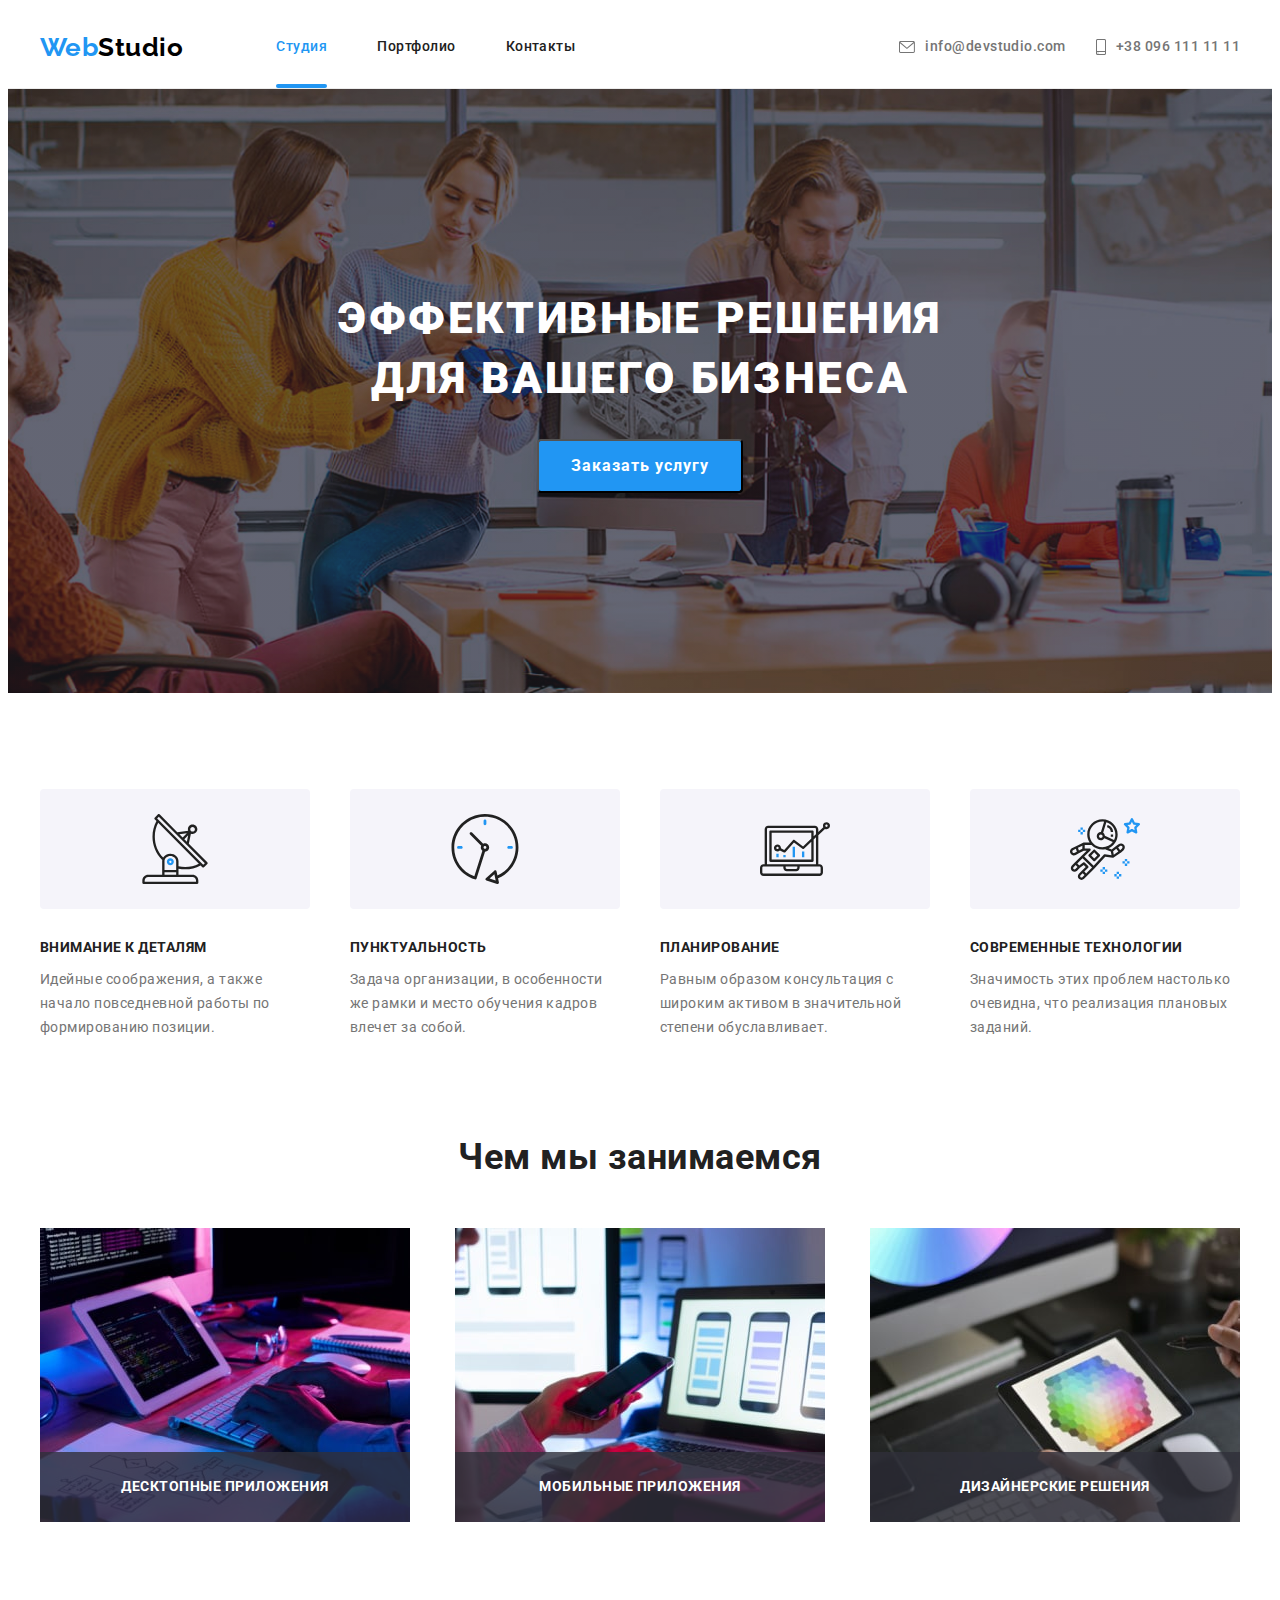
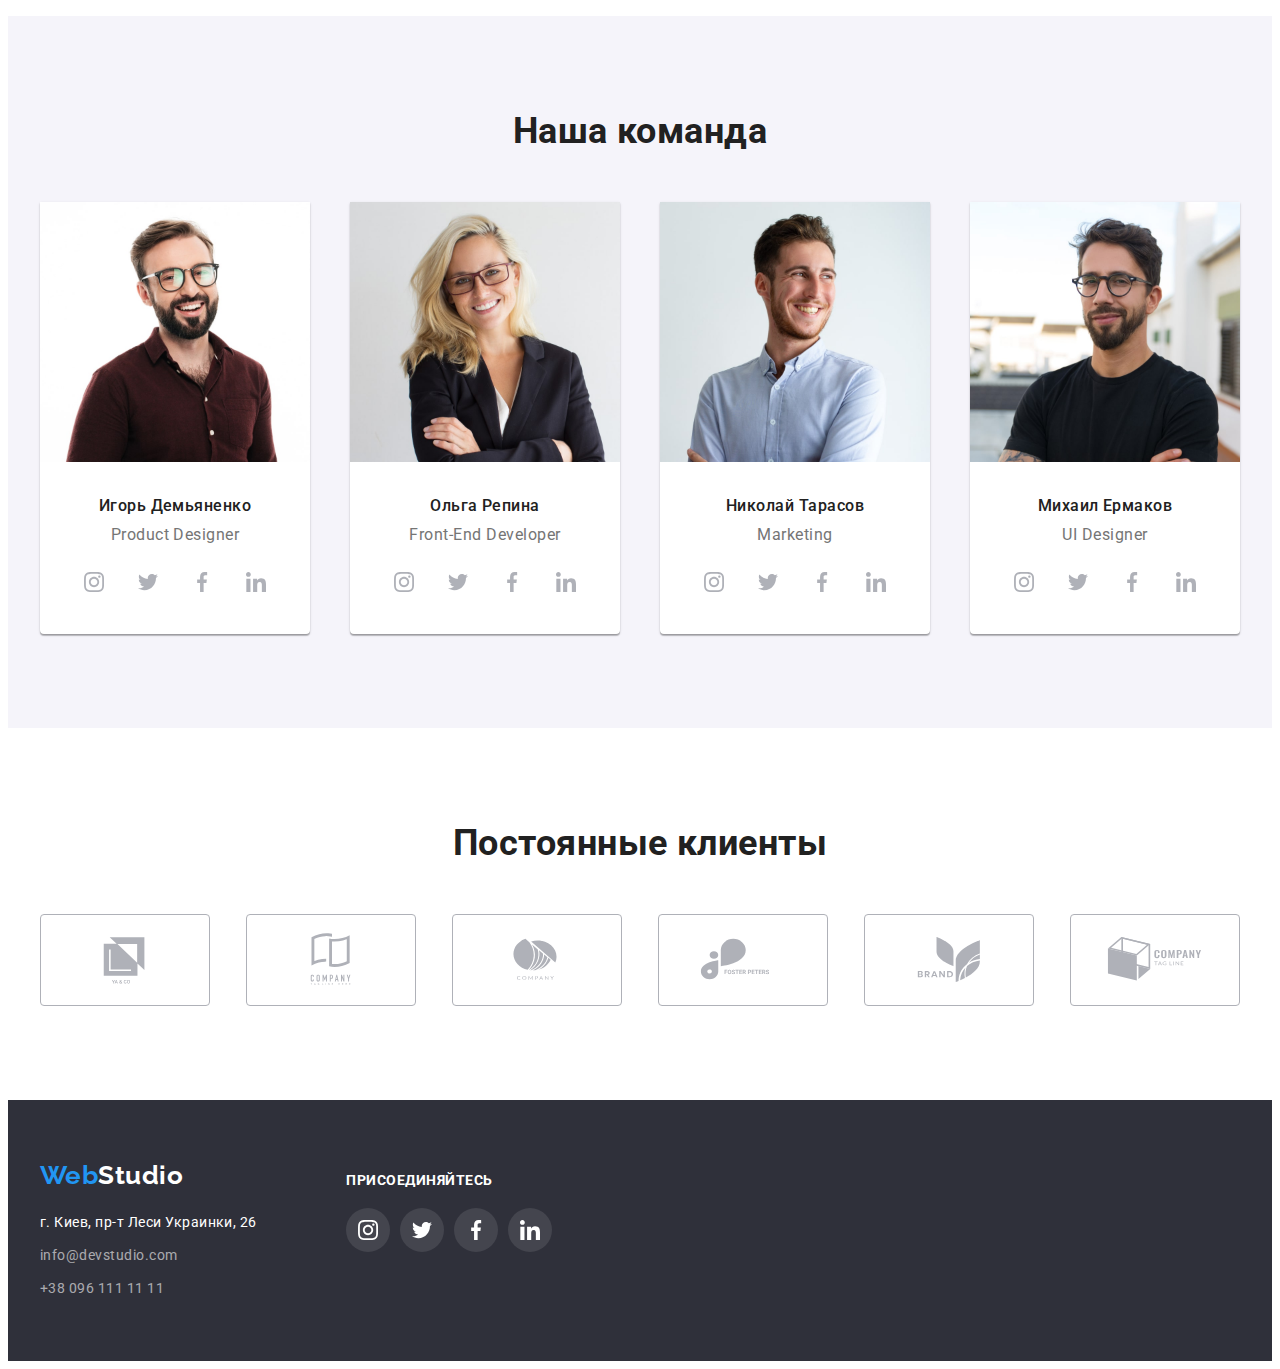
<file: index.html>
<!DOCTYPE html>
<html lang="ru">
<head>
    <meta charset="UTF-8">
    <meta http-equiv="X-UA-Compatible" content="IE=edge">
    <meta name="viewport" content="width=device-width, initial-scale=1.0">
    <link rel="preconnect" href="https://fonts.googleapis.com">
    <link rel="preconnect" href="https://fonts.gstatic.com" crossorigin>
    <link href="https://fonts.googleapis.com/css2?family=Raleway:wght@700&family=Roboto:wght@400;500;700;900&display=swap" rel="stylesheet">
    <link rel="stylesheet" href="https://cdnjs.cloudflare.com/ajax/libs/modern-normalize/1.1.0/modern-normalize.min.css" integrity="sha512-wpPYUAdjBVSE4KJnH1VR1HeZfpl1ub8YT/NKx4PuQ5NmX2tKuGu6U/JRp5y+Y8XG2tV+wKQpNHVUX03MfMFn9Q==" crossorigin="anonymous" referrerpolicy="no-referrer" />
    <link rel="stylesheet" href="./css/styles.css" />
    <title>Document</title>
    </head>
<body>
    <!-- Шапка -->
    <header class="header">
        <div class="container">
            <a href="./" class="logo"><span class="logoaccent">Web</span><span class="logo-dark">Studio</span></a>
        <nav class="header-nav">
            <ul class="list">
                <li class="site-nav-text"><a href="./index.html" class="header-link link current">Студия</a></li>
                <li class="site-nav-text"><a href="./portfolio.html" class="header-link link">Портфолио</a></li>
                <li class="site-nav-text"><a href="" class="header-link link">Контакты</a></li>
            </ul>
        </nav>
        <div class="contacts-nav">
            <ul class="list">
                <li class="site-contacts-text">
                    <a href="mailto:info@devstudio.com" class="header-link link"><svg class="contacts-icon" width="16" height="12"><use href="./images/icons.svg#icon-envelope"></use></svg>info@devstudio.com</a></li>
                <li class="site-contacts-text">
                    <a href="tel:+380961111111" class="header-link link"><svg class="contacts-icon" width="10" height="16"><use href="./images/icons.svg#icon-smartphone"></use></svg>+38 096 111 11 11</a></li>
            </ul>
            </div>
        </div>
    </header>
    <main>  
        <!-- Герой -->
        <section class="hero">
            <div class="container">
            <h1 class="hero-headline">Эффективные решения для вашего бизнеса</h1>
            <div class="hero-button-div">
                <button data-modal-open type="button" class="hero-button">Заказать услугу</button>
                <div class="backdrop is-hidden" data-modal>
                    <div class="modal">
                        <button class="close-item" data-modal-close><svg class="close-icon" width="11" height="11"><use href="./images/icons.svg#icon-close"></use></svg></button>  
                    </div>
                </div>
            </div> 
        </div> 
        </section>
        <!-- Особенности -->
        <section class="qualities">
            <div class="container">
                <h2 class="visually-hidden">Особенности</h2>
                <ul class="list">
                    <li>
                        <div class="qualities-bg"><svg class="qualities-icon" width="70" height="70" ><use href="./images/icons.svg#icon-antenna"></use></svg></div>
                        <h3 class="qualities-title">Внимание к деталям</h3>
                        <p class="qualities-text">Идейные соображения, а также начало повседневной работы по формированию позиции.</p>
                    </li>
                    <li>
                        <div class="qualities-bg"><svg class="qualities-icon" width="70" height="70" ><use href="./images/icons.svg#icon-clock"></use></svg></div>
                        <h3 class="qualities-title">Пунктуальность</h3>
                        <p class="qualities-text">Задача организации, в особенности же рамки и место обучения кадров влечет за собой.</p>
                    </li>
                    <li>
                        <div class="qualities-bg"><svg class="qualities-icon" width="70" height="70" ><use href="./images/icons.svg#icon-diagram"></use></svg></div>
                        <h3 class="qualities-title">Планирование</h3>
                        <p class="qualities-text">Равным образом консультация с широким активом в значительной степени обуславливает.</p>
                    </li>
                    <li>
                        <div class="qualities-bg"><svg class="qualities-icon" width="70" height="70" ><use href="./images/icons.svg#icon-astronaut"></use></svg></div>
                        <h3 class="qualities-title">Современные технологии</h3>
                        <p class="qualities-text">Значимость этих проблем настолько очевидна, что реализация плановых заданий.</p>
                    </li>
                </ul>
            </div>
        </section>
        <!-- Чем мы занимаемся -->
        <section class="activity">
            <div class="container">               
            <h2 class="section-title activity-title">Чем мы занимаемся</h2>
                <ul class="list">
                    <li class="activity-item"><a href=""><img src="./images/box1.jpg" alt="изображение 1" width="370">
                    <div class="activity-overlay"><h3>Десктопные приложения</h3></div></a></li>
                    <li class="activity-item"><a href=""><img src="./images/box2.jpg" alt="изображение 3" width="370">
                    <div class="activity-overlay"><h3>Мобильные приложения</h3></div></a></li>
                    <li class="activity-item"><a href=""><img src="./images/box3.jpg" alt="изображение 3" width="370">
                    <div class="activity-overlay"><h3>Дизайнерские решения</h3></div></a></li>
                 </ul>
                </div> 
         </section>
        <!-- Наша команда -->
        <section class="team-section">
            <div class="container">
            <h2 class="team section-title">Наша команда</h2>
                <ul class="team-list list">
                    <li>
                   <img src="./images/Igor.jpg" alt="Игорь" width="270">
                    <h3 class="team-name">Игорь Демьяненко</h3>
                    <p class="team-text"><span lang="en">Product Designer</span></p>
                   <ul class="list team-soc-list">
                       <li class="team-soc-li"><a class="team-soc-item" href=""><svg class="team-soc-icon" width="20" height="20"><use href="./images/icons.svg#icon-instagram"></use></svg></a></li>
                       <li class="team-soc-li"><a class="team-soc-item" href=""><svg class="team-soc-icon" width="20" height="20"><use href="./images/icons.svg#icon-twitter"></use></svg></a></li>
                       <li class="team-soc-li"><a class="team-soc-item" href=""><svg class="team-soc-icon" width="20" height="20"><use href="./images/icons.svg#icon-facebook"></use></svg></a></li>
                       <li class="team-soc-li"><a class="team-soc-item" href=""><svg class="team-soc-icon" width="20" height="20"><use href="./images/icons.svg#icon-linkedin"></use></svg></a></li>
                   </ul>
                    </li>
                    <li>
                    <img src="./images/Olga.jpg" alt="Ольга" width="270">
                    <h3 class="team-name">Ольга Репина</h3>
                    <p class="team-text"><span lang="en">Front-End Developer</span></p>
                    <ul class="list team-soc-list">
                        <li class="team-soc-li"><a class="team-soc-item" href=""><svg class="team-soc-icon" width="20" height="20"><use href="./images/icons.svg#icon-instagram"></use></svg></a></li>
                        <li class="team-soc-li"><a class="team-soc-item" href=""><svg class="team-soc-icon" width="20" height="20"><use href="./images/icons.svg#icon-twitter"></use></svg></a></li>
                        <li class="team-soc-li"><a class="team-soc-item" href=""><svg class="team-soc-icon" width="20" height="20"><use href="./images/icons.svg#icon-facebook"></use></svg></a></li>
                        <li class="team-soc-li"><a class="team-soc-item" href=""><svg class="team-soc-icon" width="20" height="20"><use href="./images/icons.svg#icon-linkedin"></use></svg></a></li>
                    </ul>
                    </li>
                    <li>
                    <img src="./images/Nikolay.jpg" alt="Николай" width="270">
                    <h3 class="team-name">Николай Тарасов</h3>
                    <p class="team-text"><span lang="en">Marketing</span></p>
                    <ul class="list team-soc-list">
                        <li class="team-soc-li"><a class="team-soc-item" href=""><svg class="team-soc-icon" width="20" height="20"><use href="./images/icons.svg#icon-instagram"></use></svg></a></li>
                        <li class="team-soc-li"><a class="team-soc-item" href=""><svg class="team-soc-icon" width="20" height="20"><use href="./images/icons.svg#icon-twitter"></use></svg></a></li>
                        <li class="team-soc-li"><a class="team-soc-item" href=""><svg class="team-soc-icon" width="20" height="20"><use href="./images/icons.svg#icon-facebook"></use></svg></a></li>
                        <li class="team-soc-li"><a class="team-soc-item" href=""><svg class="team-soc-icon" width="20" height="20"><use href="./images/icons.svg#icon-linkedin"></use></svg></a></li>
                    </ul>
                    </li>
                    <li>
                    <img src="./images/Mikhail.jpg" alt="Михаил" width="270">
                    <h3 class="team-name">Михаил Ермаков</h3>
                    <p class="team-text"><span lang="en">UI Designer</span></p>
                    <ul class="list team-soc-list">
                        <li class="team-soc-li"><a class="team-soc-item" href=""><svg class="team-soc-icon" width="20" height="20"><use href="./images/icons.svg#icon-instagram"></use></svg></a></li>
                        <li class="team-soc-li"><a class="team-soc-item" href=""><svg class="team-soc-icon" width="20" height="20"><use href="./images/icons.svg#icon-twitter"></use></svg></a></li>
                        <li class="team-soc-li"><a class="team-soc-item" href=""><svg class="team-soc-icon" width="20" height="20"><use href="./images/icons.svg#icon-facebook"></use></svg></a></li>
                        <li class="team-soc-li"><a class="team-soc-item" href=""><svg class="team-soc-icon" width="20" height="20"><use href="./images/icons.svg#icon-linkedin"></use></svg></a></li>
                    </ul>
                    </li>
                </ul>
                </div>
        </section>
    </main>
    <!-- Клиенты -->
    <section class="clients">
        <div class="container">
            <h2 class="section-title">Постоянные клиенты</h2>
           <ul class="list">
              <li><a class="clients-item" href=""><svg class="clients-icon" width="106" height="60" ><use href="./images/icons.svg#icon-partner1"></use></svg></a></li>
              <li><a class="clients-item" href=""><svg class="clients-icon" width="106" height="60" ><use href="./images/icons.svg#icon-partner2"></use></svg></a></li>
              <li><a class="clients-item" href=""><svg class="clients-icon" width="106" height="60" ><use href="./images/icons.svg#icon-partner3"></use></svg></a></li>
              <li><a class="clients-item" href=""><svg class="clients-icon" width="106" height="60" ><use href="./images/icons.svg#icon-partner4"></use></svg></a></li>
              <li><a class="clients-item" href=""><svg class="clients-icon" width="106" height="60" ><use href="./images/icons.svg#icon-partner5"></use></svg></a></li>
              <li><a class="clients-item" href=""><svg class="clients-icon" width="106" height="60" ><use href="./images/icons.svg#icon-partner6"></use></svg></a></li>
           </ul>
        </div>
    </section>
    <!-- Подвал -->
    <footer class="footer">
        <div class="container">
            <div>
                <a href="./" class="logo"><span class="logoaccent">Web</span><span class="logo-light">Studio</span></a>
                <address class="address">
                <ul class="address-list list">
                    <li class="address-map"><a href="https://goo.gl/maps/3kTh9h1PQYDEGtS97" target="_blank" rel="noopener, nofollow, noindex" class="link footer-link">г. Киев, пр-т Леси Украинки, 26</a> </li>
                    <li class="address-text"><a href="mailto:info@devstudio.com" class="link footer-link">info@devstudio.com</a></li>
                    <li class="address-text"><a href="tel:+380961111111" class="link footer-link">+38 096 111 11 11</a></li>
                </ul>
                </address>
            </div>
            <div class="join">
            <h1 class="join-title">присоединяйтесь</h1>
                <ul class="list join-soc-list">
                    <li><a class="join-soc-item" href=""><svg class="join-soc-icon" width="20" height="20"><use href="./images/icons.svg#icon-instagram"></use></svg></a></li>
                    <li><a class="join-soc-item" href=""><svg class="join-soc-icon" width="20" height="20"><use href="./images/icons.svg#icon-twitter"></use></svg></a></li>
                    <li><a class="join-soc-item" href=""><svg class="join-soc-icon" width="20" height="20"><use href="./images/icons.svg#icon-facebook"></use></svg></a></li>
                    <li><a class="join-soc-item" href=""><svg class="join-soc-icon" width="20" height="20"><use href="./images/icons.svg#icon-linkedin"></use></svg></a></li>
                </ul>
    
            </div>
        </div>
            </footer>
<script src="./js/modal.js"></script>
</body>
</html>
</file>
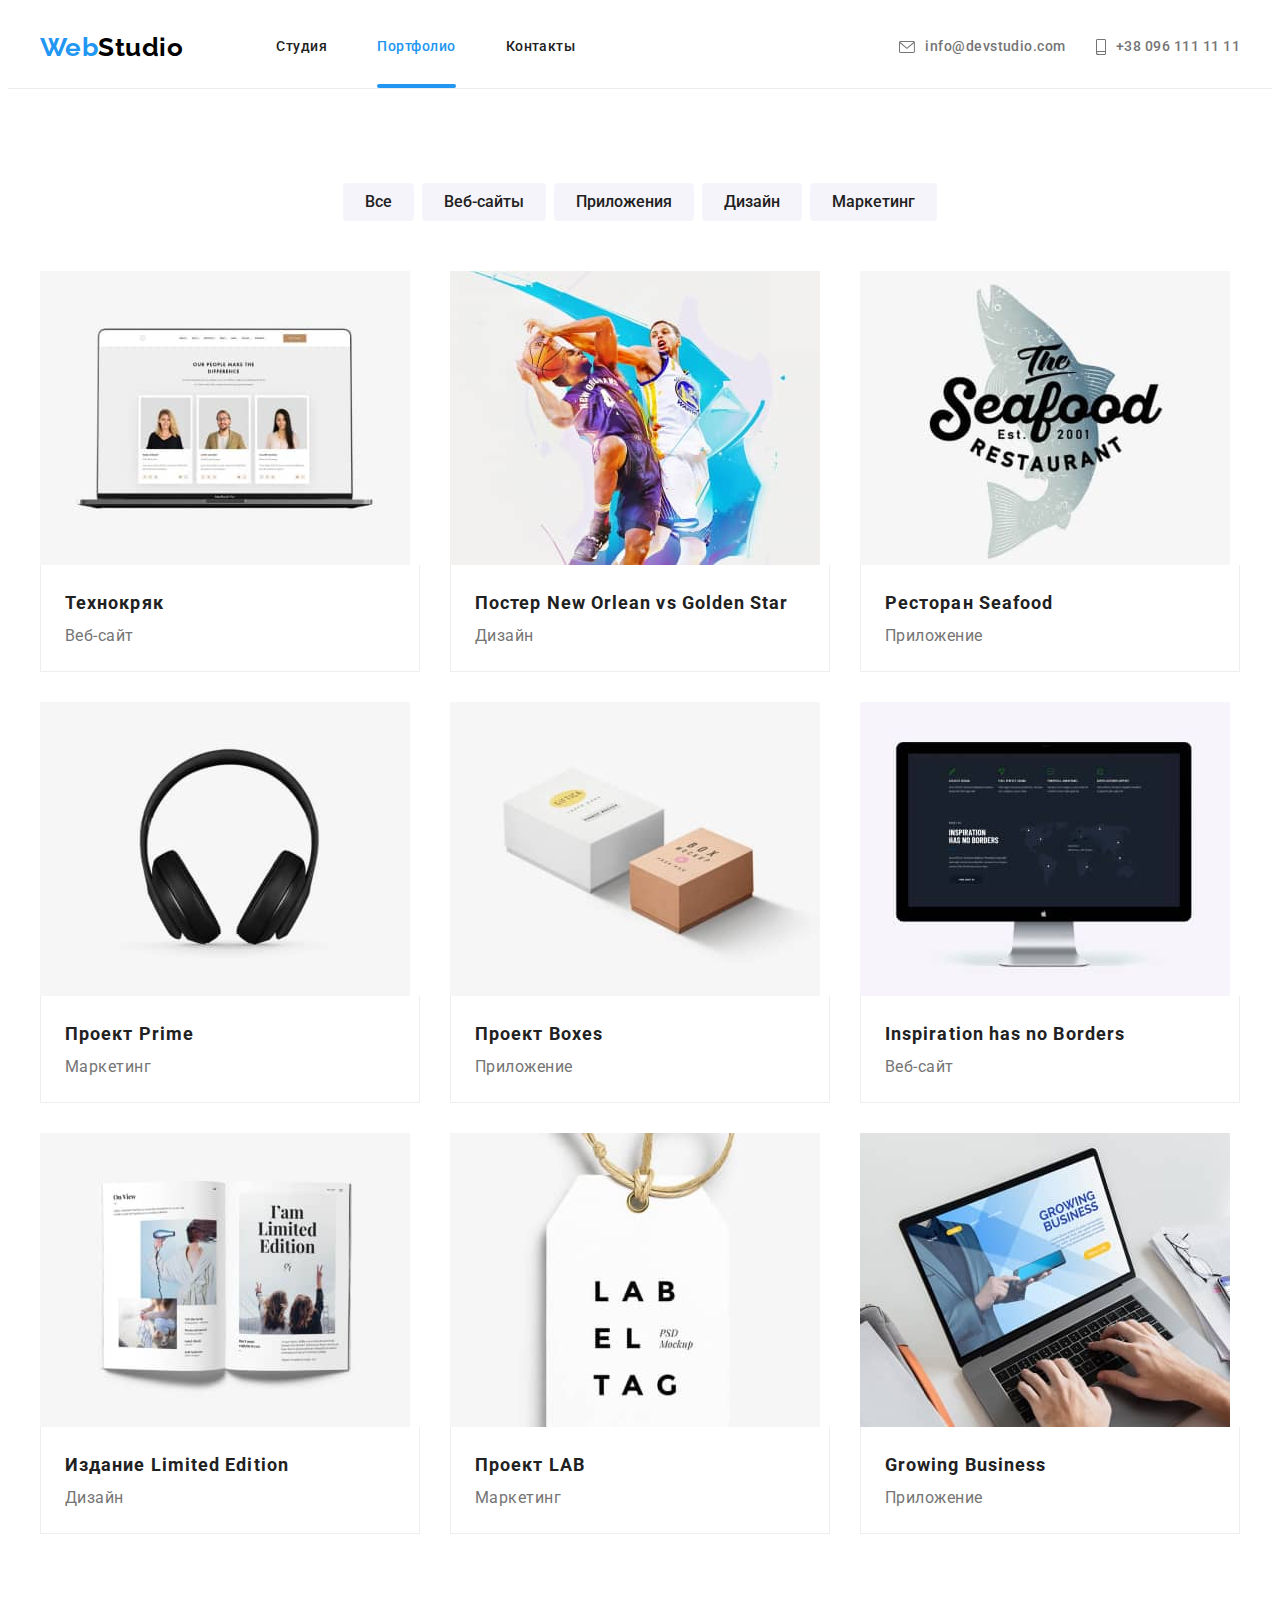
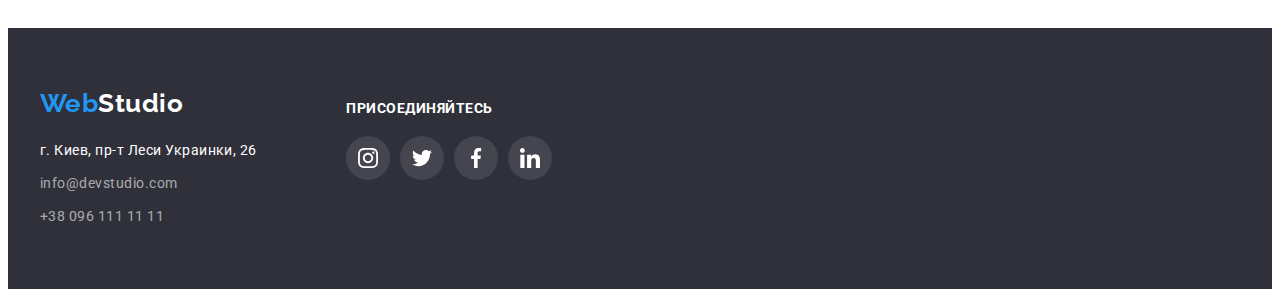
<file: portfolio.html>
<!DOCTYPE html>
<html lang="ru">
<head>
    <meta charset="UTF-8">
    <meta http-equiv="X-UA-Compatible" content="IE=edge">
    <meta name="viewport" content="width=device-width, initial-scale=1.0">
    <link rel="preconnect" href="https://fonts.googleapis.com">
    <link rel="preconnect" href="https://fonts.gstatic.com" crossorigin>
    <link href="https://fonts.googleapis.com/css2?family=Raleway:wght@700&family=Roboto:wght@400;500;700;900&display=swap" rel="stylesheet">
    <link rel="stylesheet" href="https://cdnjs.cloudflare.com/ajax/libs/modern-normalize/1.1.0/modern-normalize.min.css" integrity="sha512-wpPYUAdjBVSE4KJnH1VR1HeZfpl1ub8YT/NKx4PuQ5NmX2tKuGu6U/JRp5y+Y8XG2tV+wKQpNHVUX03MfMFn9Q==" crossorigin="anonymous" referrerpolicy="no-referrer" />
    <link rel="stylesheet" href="./css/styles.css" />
    <title>Document</title>
    </head>
<body>
    <!-- Шапка -->
    <header class="header">
        <div class="container">
            <a href="./" class="logo"><span class="logoaccent">Web</span><span class="logo-dark">Studio</span></a>
        <nav class="header-nav">
            <ul class="list">
                <li class="site-nav-text"><a href="./index.html" class="header-link link">Студия</a></li>
                <li class="site-nav-text"><a href="./portfolio.html" class="header-link link current">Портфолио</a></li>
                <li class="site-nav-text"><a href="" class="header-link link">Контакты</a></li>
            </ul>
        </nav>
        <div class="contacts-nav">
            <ul class="list">
                <li class="site-contacts-text">
                    <a href="mailto:info@devstudio.com" class="header-link link"><svg class="contacts-icon" width="16" height="12"><use href="./images/icons.svg#icon-envelope"></use></svg>info@devstudio.com</a></li>
                <li class="site-contacts-text">
                    <a href="tel:+380961111111" class="header-link link"><svg class="contacts-icon" width="10" height="16"><use href="./images/icons.svg#icon-smartphone"></use></svg>+38 096 111 11 11</a></li>
            </ul>
            </div>
        </div>
    </header>
    <main>  
    <section class="portfolio">
      <div class="container">
        <h1 class="visually-hidden">Портфолио</h1>
        <ul class="filters list">
             <li><button type="button" class="button-item">Все</button></li>
             <li><button type="button" class="button-item">Веб-сайты</button></li>
             <li><button type="button" class="button-item">Приложения</button></li>
             <li><button type="button" class="button-item">Дизайн</button></li>
             <li><button type="button" class="button-item">Маркетинг</button></li>
        </ul>
        <h2 class="visually-hidden">Галерея работ</h2>
        <ul class="porfolio-list list">
            <li>
                    <div class="portfolio-card">
                    <div class="portfolio-card-thumb">
                    <img src="./images/techno.jpg" alt="" width="370" >
                    <p class="portfolio-card-text">Ресурс предлагает комплексные предложения с разным уровнем функционала и сервисов. Все это позволит посетителю получить исчерпывающие сведения о компании или частном лице.</p></div>
                    <div class="portfolio-info">
                     <h3 class="portfolio-title">Технокряк</h3>
                    <p class="porfolio-text">Веб-сайт</p>
                    </div>
                    </div>
            </li>
            <li>
                <div class="portfolio-card">
                    <div class="portfolio-card-thumb">
                    <img src="./images/poster.jpg" alt="" width="370">
                    <p class="portfolio-card-text"></p>
                </div>
                    <div class="portfolio-info">
                 <h3 class="portfolio-title">Постер <span lang="en">New Orlean vs Golden Star</span></h3>
                 <p class="porfolio-text">Дизайн</p>
                 </div>
                </div>
             </li>
             <li>
                <div class="portfolio-card">
                    <div class="portfolio-card-thumb">
                    <img src="./images/restaurant.jpg" alt="" width="370">
                    <p class="portfolio-card-text"></p></div>
                 <div class="portfolio-info">
                     <h3 class="portfolio-title">Ресторан <span lang="en">Seafood</span></h3>
                 <p class="porfolio-text">Приложение</p>
                 </div>
                 </div>   
             </li>
             <li>
                <div class="portfolio-card">
                    <div class="portfolio-card-thumb">
                    <img src="./images/prime.jpg" alt="" width="370">
                    <p class="portfolio-card-text"></p></div>
                 <div class="portfolio-info">
                     <h3 class="portfolio-title">Проект <span lang="en">Prime</span></h3>
                 <p class="porfolio-text">Маркетинг</p>
                 </div>
                 </div>
             </li>
             <li>
                <div class="portfolio-card">
                    <div class="portfolio-card-thumb">
                    <img src="./images/boxes.jpg" alt="" width="370">
                    <p class="portfolio-card-text"></p></div>
                <div class="portfolio-info">
                     <h3 class="portfolio-title">Проект <span lang="en">Boxes</span></h3>
                 <p class="porfolio-text">Приложение</p>
                 </div>
                 </div>
              </li>
              <li>
                <div class="portfolio-card">
                    <div class="portfolio-card-thumb">
                    <img src="./images/inspiration.jpg" alt="" width="370">
                    <p class="portfolio-card-text"></p></div>
                <div class="portfolio-info">
                 <h3 class="portfolio-title"><span lang="en">Inspiration has no Borders</span></h3>
                 <p class="porfolio-text">Веб-сайт</p>
                 </div>
                </div>    
                </li>
                <li>
                <div class="portfolio-card">
                    <div class="portfolio-card-thumb">
                    <img src="./images/limited.jpg" alt="" width="370">
                    <p class="portfolio-card-text"></p></div>
                <div class="portfolio-info">
                     <h3 class="portfolio-title">Издание <span lang="en">Limited Edition</span></h3>
                 <p class="porfolio-text">Дизайн</p>
                 </div>
                </div>
                </li>
                <li>
                <div class="portfolio-card">
                    <div class="portfolio-card-thumb">
                    <img src="./images/lab.jpg" alt="" width="370">
                    <p class="portfolio-card-text"></p></div>
                <div class="portfolio-info">
                     <h3 class="portfolio-title">Проект <span lang="en">LAB</span></h3>
                 <p class="porfolio-text">Маркетинг</p>
                 </div>
                </div>
                </li>
                <li>
                <div class="portfolio-card">
                    <div class="portfolio-card-thumb">
                    <img src="./images/growing.jpg" alt="" width="370">
                    <p class="portfolio-card-text"></p></div>
                <div class="portfolio-info">
                     <h3 class="portfolio-title"><span lang="en">Growing Business</span></h3>
                 <p class="porfolio-text">Приложение</p>
                 </div>
                </div>
              </li>
        </ul>
      </div>
    </section>
    </main>
    <!-- Подвал -->
    <footer class="footer">
        <div class="container">
            <div>
                <a href="./" class="logo"><span class="logoaccent">Web</span><span class="logo-light">Studio</span></a>
                <address class="address">
                <ul class="address-list list">
                    <li class="address-map"><a href="https://goo.gl/maps/3kTh9h1PQYDEGtS97" target="_blank" rel="noopener, nofollow, noindex" class="link footer-link">г. Киев, пр-т Леси Украинки, 26</a> </li>
                    <li class="address-text"><a href="mailto:info@devstudio.com" class="link footer-link">info@devstudio.com</a></li>
                    <li class="address-text"><a href="tel:+380961111111" class="link footer-link">+38 096 111 11 11</a></li>
                </ul>
                </address>
            </div>
            
            <div class="join">
            <h1 class="join-title">присоединяйтесь</h1>
                <ul class="list join-soc-list">
                    <li><a class="join-soc-item" href=""><svg class="join-soc-icon" width="20" height="20"><use href="./images/icons.svg#icon-instagram"></use></svg></a></li>
                    <li><a class="join-soc-item" href=""><svg class="join-soc-icon" width="20" height="20"><use href="./images/icons.svg#icon-twitter"></use></svg></a></li>
                    <li><a class="join-soc-item" href=""><svg class="join-soc-icon" width="20" height="20"><use href="./images/icons.svg#icon-facebook"></use></svg></a></li>
                    <li><a class="join-soc-item" href=""><svg class="join-soc-icon" width="20" height="20"><use href="./images/icons.svg#icon-linkedin"></use></svg></a></li>
                </ul>
    
              </div>
        </div>
            </footer>
</body>
</html>
</file>
<file: css/styles.css>
:root {
    --primary-text-color: #757575;
    --title-text-color: #212121;
    --accent-color: #2196F3;
    --primary-white-color: #FFFFFF;
    --black-color: #000000;
    --dark-background: #2F303A;
    --light-background: #F5F4FA;    
    --icon-filler: #AFB1B8;
    --animation-timing-function: cubic-bezier(0.4, 0, 0.2, 1);
}

body {
    font-family: 'Roboto', sans-serif;
    font-style: normal;
    color: var(--primary-text-color);
    letter-spacing: 0.03em;
}
h1,h2,h3,h4,h5,h6,p { 
  margin: 0;
}
.container {
  width: 1200px;
  padding-left: 15px;
  padding-right: 15px;
  margin: 0 auto;
  
}
/* ------------Шапка-------------- */

.header {
  border-bottom: 1px solid #ECECEC;
  padding-top: 24px;
  padding-bottom: 25px;
  
}
.header .container {
  display: flex;
  align-items: center;
  
}

.logo {
  margin-right: 93px;
    text-decoration: none;
    font-family: 'Raleway', sans-serif;
    font-weight: 700;
    font-size: 26px;
    line-height: 1.19;
}

.logoaccent {
    color: var(--accent-color);
}
.logo-dark {
    color: var(--black-color);
}
.logo-light {
    color: var(--primary-white-color);
}
.header-nav {
  display: flex;
  align-items: center;
  
 
}
.header-nav .list {
  display: flex;
  
}
.contacts-nav .list {
  display: flex;
  align-items: center;
  
  }
.site-nav-text+.site-nav-text {
  margin-left: 50px;
}
.site-contacts-text +.site-contacts-text {
   margin-left: 30px;
} 

.contacts-nav {
 display: flex;
 align-items: center;
 margin-left: auto;
 
}
.header-link {
  display: flex;
  align-items: center;
  transition: color 250ms var(--animation-timing-function);
 
  
}
.header-link:hover.contacts-icon {
  fill: var(--accent-color);
}

.contacts-icon {
   margin-right: 10px;
   fill: currentColor;
  
}

.link {
    text-decoration:none;
    color: inherit;
    }

.header-link:hover, .header-link:focus {
    color: var(--accent-color);
    
} 

.visually-hidden {
    position: absolute;
    width: 1px;
    height: 1px;
    margin: -1px;
    border: 0;
    padding: 0;
    white-space: nowrap;
    clip-path: inset(100%);
    clip: rect(0 0 0 0);
    overflow: hidden;
  }
  .list {
      padding: 0;
      margin: 0;
      list-style-type: none;
  }
  .site-nav-text {
    font-weight: 500;
    font-size: 14px;
    line-height: 1.14;
    color: var(--title-text-color);
    
  }
  .site-contacts-text {
    font-weight: 500;
    font-size: 14px;
    line-height: 1.14;
    
    
  }
  .current {
      color: var(--accent-color);
      position: relative;
      
  }

  .current::after {
    content: "";
    position: absolute;
    bottom: -33px;
       background-color: var(--accent-color);
      height: 4px; 
      border-radius: 2px;
       width: 100%;
     }
    
  /* ---------------Hero---------------- */
  .hero {
    
    max-width: 1600px;
    margin: 0 auto;
      background: var(--dark-background);
      padding-top: 200px;
      padding-bottom: 200px;
      background-image: linear-gradient(rgba(47, 48, 58, 0.4), rgba(47, 48, 58, 0.4)), url(../images/hero.jpg);
      background-repeat: no-repeat;
      background-position: 50% 50%;
      background-size:cover;
         
  }
 
  .close-item {
    display: flex;
    align-items: center;
    justify-content: center;
    margin-top: 11px;
    margin-right: 8px;
    margin-left: auto;
    width: 30px;
    height: 30px;
    border: 1px solid rgba(0, 0, 0, 0.1);
    border-radius: 50%;
    background-color: var(--primary-white-color);
    cursor: pointer;
  }

  .hero-headline {
    width: 696px;
    margin-bottom: 30px;
    margin-left: auto;
    margin-right: auto;
    
    font-weight: 900;
    font-size: 44px;
    line-height: 1.36;
    text-align: center;
    letter-spacing: 0.06em;
    text-transform: uppercase;
    color: var(--primary-white-color);
  }
  .hero-button-div {
    text-align: center;
    
  }
  .hero-button {
    padding: 10px 32px;
    box-shadow: 0px 4px 4px rgba(0, 0, 0, 0.15);
    border-radius: 4px;
    font-family: inherit;
    background-color: var(--accent-color);
    font-weight: 700;
    font-size: 16px;
    line-height: 1.88;
    letter-spacing: 0.06em;
    color: var(--primary-white-color);
    cursor:pointer;

    transition: background-color 250ms var(--animation-timing-function);
  }
    .hero-button:hover, .hero-button:focus{
    background-color: #188CE8;
    }
    .backdrop {
      position: fixed;
      z-index: 1;
      top: 0;
      left: 0;
      width: 100%;
      height: 100%;
          
      background-color: rgba(0, 0, 0, 0.2);
      transition: opacity 250ms var(--animation-timing-function), visibility 250ms var(--animation-timing-function);
    }
    .modal {
      position: absolute;
      
      top: 50%;
      left: 50%;
      width: 528px;
      height: 581px;
      background-color: var(--primary-white-color); 
      box-shadow: 0px 1px 3px rgba(0, 0, 0, 0.12), 0px 1px 1px rgba(0, 0, 0, 0.14), 0px 2px 1px rgba(0, 0, 0, 0.2);
      border-radius: 4px;
      
      
      transform: translate(-50%, -50%) scale(1);
      transition: transform 250ms var(--animation-timing-function), opacity 250ms var(--animation-timing-function), visibility 250ms var(--animation-timing-function);

     
    }
    .backdrop.is-hidden {
      opacity: 0;
      pointer-events: none;
      visibility: hidden;
    }
    .backdrop.is-hidden .modal {
      transform: scale(1.2) translate(-50%, -50%);
    }
  .section-title {
    font-weight: 700;
    font-size: 36px;
    line-height: 1.17;
    text-align: center;  
    color: var(--title-text-color);
  }
  /* <!-- Особенности --> */
  .qualities {
    padding-bottom: 96px;
    padding-top: 96px;
  }
  .qualities .list {
    display: flex;
    justify-content: space-between;  
            
  }
  .qualities-bg {
    display: flex;
    height: 120px;
    width: 270px;
    background-color: var(--light-background);
    border-radius: 4px;
    margin-bottom: 30px;
    justify-content: center;
    align-items: center;
    
  }
  
  .qualities-title {
    margin-bottom: 10px;
    font-weight: 700;
    font-size: 14px;
    line-height: 1.146;
    text-transform: uppercase;
    color: var(--title-text-color);
  }

  .qualities-text {
    width: 270px;
    padding-top: 3px;
    font-weight: 400;
    font-size: 14px;
    line-height: 1.71;
  }
  /* Чем мы занимаемся */
  .activity {
  padding-bottom: 94px;
  
  }
  .activity-title {
    margin-bottom: 50px;
  }
  .activity .list {
    display: flex;
    justify-content: space-between;
    align-items: center;
    
  }
  .activity-item {
   position: relative;
   z-index: 0;
    
  }
  .activity-overlay {
    position: absolute;
    bottom:0px;
    display: flex;
    align-items: center;
    justify-content: center;
    width: 100%;
    height: 70px;
    background-color: rgba(47, 48, 58, 0.8);

    

  }
  .activity-overlay h3 {
    color: var(--primary-white-color);
    font-family: inherit;
    font-weight: 700;
    font-size: 14px;
    line-height: 1.14;
     text-transform: uppercase;
  }
  .activity img { 
    display: block;
  }
  /* <!-- Наша команда --> */
  .team-section {
    background-color: var(--light-background);
    padding-top: 94px;
    padding-bottom: 94px;
  }
  .team   {
    
    margin-bottom: 50px;
  }
  .team-list {
    display: flex;
    justify-content: space-between;
    
  }
  .team-list > li {
    background-color: var(--primary-white-color);
    
    box-shadow: 0px 1px 3px rgba(0, 0, 0, 0.12), 0px 1px 1px rgba(0, 0, 0, 0.14), 0px 2px 1px rgba(0, 0, 0, 0.2);
    border-radius: 0px 0px 4px 4px;
  }
  .team-list img {
    margin-bottom: 30px;
  }
  .team-name {
    margin-bottom: 10px;
    font-weight: 500;
    font-size: 16px;
    line-height: 1.19;     
    text-align: center;
    color: var(--title-text-color);
  }
  .team-text {
      font-weight: 400;
    font-size: 16px;
    line-height: 1.19;
    text-align: center;
    margin-bottom: 16px;
  }
  .team-soc-list {
    display: flex;
    align-items: center;
    justify-content: center;
    
  }
  .team-soc-item {
    display: flex;
    align-items: center;
    justify-content: center;
    width: 44px;
    height: 44px;
    border-radius: 50%;
    margin-bottom: 30px;
    transition: background-color 250ms var(--animation-timing-function), fill 250ms var(--animation-timing-function);
      
  }
  .team-soc-icon {
    display: flex;
    align-items: center;
    fill: var(--icon-filler);
  }
  .team-soc-li:not(:last-child) {
    margin-right: 10px;
  }

  
  .team-soc-item:hover, .team-soc-item:focus {
    background-color: var(--accent-color);
  }
  .team-soc-item:hover .team-soc-icon {
    fill: var(--primary-white-color);
  }

  .team-soc-item:focus .team-soc-icon {
    fill: var(--primary-white-color);
  }
  /*-------------- Клиенты ----------------*/
  .clients {
    padding-top: 94px;
    padding-bottom: 94px;
  }
  .clients .section-title {
    margin-bottom: 50px;
  }
  .clients .list {
    display: flex;
    justify-content: space-between;
    align-items: center;
  }
  .clients-icon {
    fill: var(--icon-filler);
  }
   
  .clients-item {
    display: flex;
    align-items: center;
    justify-content: center;
    width: 170px;
    height: 92px;
    left: 215px;
    top: 2493px;
    border: 1px solid var(--icon-filler);
    box-sizing: border-box;
    border-radius: 4px;
    transition: box-shadow 250ms var(--animation-timing-function), border-color 250ms var(--animation-timing-function), fill 250ms var(--animation-timing-function);
  }
  
  .clients-item:hover {
    border-color: var(--accent-color);
    box-shadow: 0px 4px 4px rgba(0, 0, 0, 0.25);
  }
  .clients-item:focus {
    border-color: var(--accent-color);
    box-shadow: 0px 4px 4px rgba(0, 0, 0, 0.25);
  }
  .clients-item:focus .clients-icon  {
   fill:var(--accent-color);
   
  }
  .clients-item:hover .clients-icon  {
    fill:var(--accent-color);
       }

/* -----------------Подвал---------------- */
  .footer {
     background: var(--dark-background);
     padding-top: 60px;
     padding-bottom: 60px;
      }
  
  .footer .container {
     display: flex;
      }

  .address {
    margin-top: 20px;
    font-style: inherit;
    font-weight: 400;
    font-size: 14px;
    line-height: 1.71;
  }
  .address-list li:not(:last-child) {
    margin-bottom: 9px;
  }
  .address-map {
      color: var(--primary-white-color);
  }
  .address-text {
    color: rgba(255, 255, 255, 0.6);
  }
  .footer-link:hover, .footer-link:focus {
    color: var(--accent-color);
  }
  .join {
    margin-top: 12px;
    margin-left: 70px;
  }
  .join-title {
    color: var(--primary-white-color);
    font-style: normal;
    font-weight: 700;
    font-size: 14px;
    line-height: 16px;
    text-transform: uppercase;
    margin-bottom: 20px;
   
  }
  .join-soc-list {
    display: flex;
    align-items: center;
    
  }
  .join-soc-item {
    display: flex;
    align-items: center;
    justify-content: center;
    width: 44px;
    height: 44px;
    border-radius: 50%;
    margin-right: 10px;
    background-color: rgba(255, 255, 255, 0.1);
    transition: background-color 250ms cubic-bezier(0.4, 0, 0.2, 1);
    
      
  }
  .join-soc-icon {
    display: flex;
    align-items: center;
    fill: var(--primary-white-color);

  }
  .join-soc-item:hover, .join-soc-item:focus {
    background-color: var(--accent-color);
  }
  
 /* -----------Портфолио-------------- */
  
 .portfolio {
   padding-top: 94px;
   padding-bottom: 94px;
   position: relative;
 }
    .button-item {
    padding: 6px 22px;
    font-family: inherit;
    font-weight: 500;
    font-size: 16px;
    line-height: 1.62;
    text-align: center;
    color: var(--title-text-color);
    background-color: var(--light-background);
    border-radius: 4px;
    cursor:pointer;
    border: 0;
    transition: box-shadow 250ms var(--animation-timing-function), color 250ms var(--animation-timing-function), background-color 250ms var(--animation-timing-function);
    }
    .button-item:active {
    color: var(--primary-white-color);
    background-color: var(--accent-color);
    }
    .button-item:hover, .button-item:focus  {
      box-shadow: 0px 3px 1px rgba(0, 0, 0, 0.1), 0px 1px 2px rgba(0, 0, 0, 0.08), 0px 2px 2px rgba(0, 0, 0, 0.12);
      background-color: var(--accent-color);
    }
    
    .portfolio-title {
        font-weight: 700;
        font-size: 18px;
        line-height: 2;
        letter-spacing: 0.06em;
        color: var(--title-text-color);
    }
    .porfolio-text {
        font-weight: 400;
        font-size: 16px;
        line-height: 1.88;

    }
    .filters {
      display: flex;
      justify-content: center;
      margin-bottom: 50px;
         }
    .filters li:not(:first-child) {
      margin-left: 8px;
    }
    .porfolio-list {
      display: flex;
      flex-wrap: wrap;
      margin-top: -30px;
      margin-left: -30px;
      
    }
  .porfolio-list li {
    flex-basis: calc((100% - 90px) / 3);
    margin-top: 30px;
    margin-left: 30px;
    
      
  }
  .portfolio-card img {
    display: block;
  }
  .portfolio-info {
    padding: 20px 24px;
    border-bottom: 1px solid #EEEEEE;
    border-right: 1px solid #EEEEEE;
    border-left: 1px solid #EEEEEE;
  }
  .portfolio-card {
    transition:box-shadow 250ms var(--animation-timing-function)
  }

  .portfolio-card:hover, .portfolio-card:focus  {
    box-shadow: 0px 1px 1px rgba(0, 0, 0, 0.12), 0px 4px 4px rgba(0, 0, 0, 0.06), 1px 4px 6px rgba(0, 0, 0, 0.16);

  }
  .portfolio-card-thumb {
    position: relative;
    overflow: hidden;
    
  }
 .portfolio-card-text {
   position: absolute;
   top: 0;
   left: 0;
   height: 100%;
   width: 100%;
   padding: 63px 24px;
   font-weight: 400;
  font-size: 18px;
  line-height: 1.56;
  color: var(--primary-white-color);
  background-color: rgba(33, 150, 243, 0.9);
  transform: translateY(100%);
  transition: transform 250ms var(--animation-timing-function);

 }
 .portfolio-card:hover .portfolio-card-text , .portfolio-card:focus .portfolio-card-text  {
  transform: translateY(0);
 }
</file>
